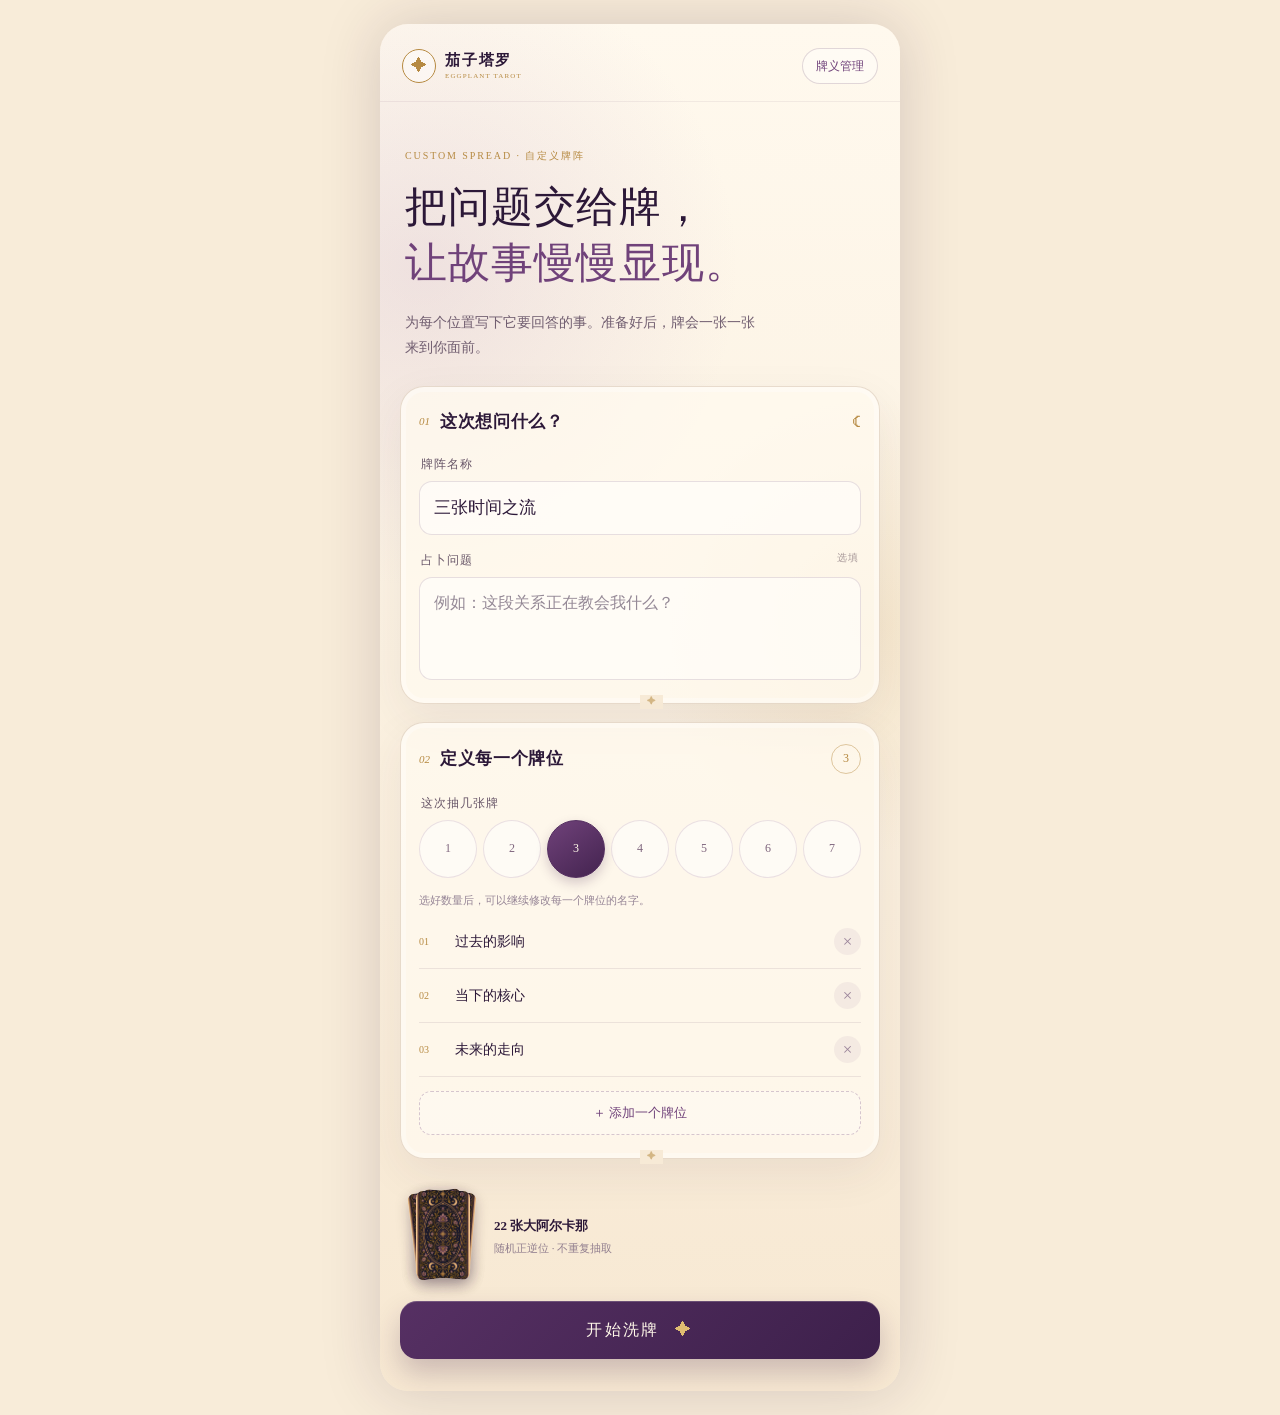
<file: admin/index.html>
<!doctype html>
<html lang="zh-CN">
  <head>
    <meta charset="UTF-8" />
    <meta name="viewport" content="width=device-width, initial-scale=1, viewport-fit=cover" />
    <meta name="theme-color" content="#4c275f" />
    <meta name="description" content="自定义牌阵、抽取大阿尔卡那并查看正逆位解读。" />
    <title>茄子塔罗｜自定义牌阵</title>
    <script type="module" crossorigin src="/assets/index-DjYztbdH.js"></script>
    <link rel="stylesheet" crossorigin href="/assets/index-B1YutYRj.css">
  </head>
  <body>
    <div id="root"></div>
  </body>
</html>
</file>
<file: assets/index-B1YutYRj.css>
/*! tailwindcss v4.2.1 | MIT License | https://tailwindcss.com */
@layer theme{:root,:host{--font-sans:ui-sans-serif, system-ui, sans-serif, "Apple Color Emoji", "Segoe UI Emoji", "Segoe UI Symbol", "Noto Color Emoji";--font-mono:ui-monospace, SFMono-Regular, Menlo, Monaco, Consolas, "Liberation Mono", "Courier New", monospace;--spacing:.25rem;--default-font-family:var(--font-sans);--default-mono-font-family:var(--font-mono)}}@layer base{*,:after,:before,::backdrop{box-sizing:border-box;border:0 solid;margin:0;padding:0}::file-selector-button{box-sizing:border-box;border:0 solid;margin:0;padding:0}html,:host{-webkit-text-size-adjust:100%;tab-size:4;line-height:1.5;font-family:var(--default-font-family,ui-sans-serif, system-ui, sans-serif, "Apple Color Emoji", "Segoe UI Emoji", "Segoe UI Symbol", "Noto Color Emoji");font-feature-settings:var(--default-font-feature-settings,normal);font-variation-settings:var(--default-font-variation-settings,normal);-webkit-tap-highlight-color:transparent}hr{height:0;color:inherit;border-top-width:1px}abbr:where([title]){-webkit-text-decoration:underline dotted;text-decoration:underline dotted}h1,h2,h3,h4,h5,h6{font-size:inherit;font-weight:inherit}a{color:inherit;-webkit-text-decoration:inherit;-webkit-text-decoration:inherit;-webkit-text-decoration:inherit;-webkit-text-decoration:inherit;text-decoration:inherit}b,strong{font-weight:bolder}code,kbd,samp,pre{font-family:var(--default-mono-font-family,ui-monospace, SFMono-Regular, Menlo, Monaco, Consolas, "Liberation Mono", "Courier New", monospace);font-feature-settings:var(--default-mono-font-feature-settings,normal);font-variation-settings:var(--default-mono-font-variation-settings,normal);font-size:1em}small{font-size:80%}sub,sup{vertical-align:baseline;font-size:75%;line-height:0;position:relative}sub{bottom:-.25em}sup{top:-.5em}table{text-indent:0;border-color:inherit;border-collapse:collapse}:-moz-focusring{outline:auto}progress{vertical-align:baseline}summary{display:list-item}ol,ul,menu{list-style:none}img,svg,video,canvas,audio,iframe,embed,object{vertical-align:middle;display:block}img,video{max-width:100%;height:auto}button,input,select,optgroup,textarea{font:inherit;font-feature-settings:inherit;font-variation-settings:inherit;letter-spacing:inherit;color:inherit;opacity:1;background-color:#0000;border-radius:0}::file-selector-button{font:inherit;font-feature-settings:inherit;font-variation-settings:inherit;letter-spacing:inherit;color:inherit;opacity:1;background-color:#0000;border-radius:0}:where(select:is([multiple],[size])) optgroup{font-weight:bolder}:where(select:is([multiple],[size])) optgroup option{padding-inline-start:20px}::file-selector-button{margin-inline-end:4px}::placeholder{opacity:1}@supports (not ((-webkit-appearance:-apple-pay-button))) or (contain-intrinsic-size:1px){::placeholder{color:currentColor}@supports (color:color-mix(in lab, red, red)){::placeholder{color:color-mix(in oklab, currentcolor 50%, transparent)}}}textarea{resize:vertical}::-webkit-search-decoration{-webkit-appearance:none}::-webkit-date-and-time-value{min-height:1lh;text-align:inherit}::-webkit-datetime-edit{display:inline-flex}::-webkit-datetime-edit-fields-wrapper{padding:0}::-webkit-datetime-edit{padding-block:0}::-webkit-datetime-edit-year-field{padding-block:0}::-webkit-datetime-edit-month-field{padding-block:0}::-webkit-datetime-edit-day-field{padding-block:0}::-webkit-datetime-edit-hour-field{padding-block:0}::-webkit-datetime-edit-minute-field{padding-block:0}::-webkit-datetime-edit-second-field{padding-block:0}::-webkit-datetime-edit-millisecond-field{padding-block:0}::-webkit-datetime-edit-meridiem-field{padding-block:0}::-webkit-calendar-picker-indicator{line-height:1}:-moz-ui-invalid{box-shadow:none}button,input:where([type=button],[type=reset],[type=submit]){appearance:button}::file-selector-button{appearance:button}::-webkit-inner-spin-button{height:auto}::-webkit-outer-spin-button{height:auto}[hidden]:where(:not([hidden=until-found])){display:none!important}}@layer components;@layer utilities{.relative{position:relative}.start{inset-inline-start:var(--spacing)}.table{display:table}}:root{--ink:#2c1838;--plum:#70427a;--paper:#fff7e9;--gold:#b68a42;--gold-light:#e0bd71;--line:#5c365d26}*{box-sizing:border-box}html{scroll-behavior:smooth;background:#eadbc3}body{color:var(--ink);-webkit-font-smoothing:antialiased;background:#f8ecd9;margin:0;font-family:Noto Serif SC,Songti SC,STSong,Georgia,serif}button,input,textarea{font:inherit}button{-webkit-tap-highlight-color:transparent;cursor:pointer}.app-shell{background:radial-gradient(circle at 8% 18%,#c2a3c240,#0000 26%),radial-gradient(circle at 95% 44%,#ddb8712e,#0000 25%),linear-gradient(#fff9ee,#f7e8d2);width:min(100%,520px);min-height:100dvh;margin:0 auto;position:relative;overflow:hidden;box-shadow:0 0 60px #37193f2e}.topbar{height:78px;padding:max(16px,env(safe-area-inset-top)) 22px 10px;z-index:10;border-bottom:1px solid #59355c14;justify-content:space-between;align-items:center;display:flex;position:relative}.brand{color:var(--ink);text-align:left;background:0 0;border:0;align-items:center;gap:9px;padding:0;text-decoration:none;display:flex}.brand-mark{border:1px solid var(--gold);width:34px;height:34px;color:var(--gold);background:#fff6;border-radius:50%;place-items:center;display:grid}.brand b{letter-spacing:.12em;font-size:15px;display:block}.brand small{color:var(--gold);letter-spacing:.16em;font:7px/1.6 Georgia,serif;display:block}.ghost-button{color:var(--plum);background:#ffffff61;border:1px solid #59355c2e;border-radius:999px;padding:8px 13px;font-size:12px;text-decoration:none;display:inline-block}.setup-view,.reading-view{z-index:1;padding:28px 20px calc(32px + env(safe-area-inset-bottom));position:relative}.hero-copy{padding:12px 5px 26px}.eyebrow{color:var(--gold);letter-spacing:.19em;font:10px/1.2 Georgia,serif}.hero-copy h1,.reading-intro h1{letter-spacing:.02em;margin:13px 0;font-size:clamp(31px,9vw,42px);font-weight:500;line-height:1.34}.hero-copy h1 em{color:var(--plum);font-style:normal}.hero-copy p{color:#715e70;max-width:360px;margin:18px 0 0;font-size:14px;line-height:1.8}.panel{background:#fffaefc2;border:1px solid #8e654833;border-radius:24px;margin-bottom:18px;padding:21px 18px 23px;position:relative;box-shadow:0 15px 45px #3f244012,inset 0 0 0 5px #ffffff47}.panel:after{content:"✦";color:#b68a428c;background:#f7ead6;padding:0 7px;font-size:9px;position:absolute;bottom:-6px;left:50%}.section-heading{justify-content:space-between;align-items:center;margin-bottom:20px;display:flex}.section-heading>div{align-items:center;gap:10px;display:flex}.section-heading span{color:var(--gold);font:italic 11px Georgia,serif}.section-heading h2{letter-spacing:.04em;margin:0;font-size:17px;font-weight:600}.section-heading i{color:var(--gold);font-size:18px;font-style:normal}.positions-editor .section-heading i{border:1px solid #b68a4273;border-radius:50%;place-items:center;width:30px;height:30px;font:12px Georgia,serif;display:grid}.panel label{color:#685668;letter-spacing:.08em;justify-content:space-between;margin:16px 2px 8px;font-size:12px;display:flex}.panel label small{color:#a69798}.text-input{resize:none;border:1px solid var(--line);width:100%;color:var(--ink);background:#ffffff85;border-radius:13px;outline:0;padding:13px 14px;line-height:1.55;transition:all .2s;display:block}.text-input:focus{border-color:#70427a7a;box-shadow:0 0 0 3px #70427a12}.title-input{font-size:17px}.count-label{margin-top:0!important}.count-picker{grid-template-columns:repeat(7,1fr);gap:6px;margin-bottom:18px;display:grid}.count-picker button{aspect-ratio:1;color:#80677f;background:#ffffff7a;border:1px solid #70427a26;border-radius:50%;font:12px Georgia,serif}.count-picker button.active{color:#fff8e9;background:linear-gradient(145deg,#70427a,#43234f);border-color:#553061;box-shadow:0 5px 12px #43234f38}.helper{color:#968596;margin:-4px 0 16px;font-size:11px}.position-list{gap:9px;display:grid}.position-row{border-bottom:1px solid #5c365d1c;align-items:center;gap:9px;padding-bottom:9px;display:flex}.position-row>span{width:25px;color:var(--gold);font:10px Georgia,serif}.position-row input{min-width:0;color:var(--ink);background:0 0;border:0;outline:0;flex:1;padding:7px 2px;font-size:14px}.position-row button{color:#9a8399;background:#70427a12;border:0;border-radius:50%;width:27px;height:27px;font-size:17px}.position-row button:disabled{opacity:.25}.add-position{width:100%;color:var(--plum);background:#ffffff3d;border:1px dashed #70427a47;border-radius:12px;margin-top:14px;padding:11px;font-size:13px}.deck-preview{align-items:center;gap:20px;padding:14px 12px 19px;display:flex}.deck-preview b,.deck-preview span{display:block}.deck-preview b{margin-bottom:5px;font-size:13px}.deck-preview span{color:#927f8f;font-size:11px}.mini-deck{flex:none;width:62px;height:91px;position:relative}.mini-deck img{object-fit:cover;border-radius:7px;width:54px;height:87px;position:absolute;box-shadow:0 5px 15px #2f193833}.mini-deck img:first-child{transform:rotate(-7deg)}.mini-deck img:nth-child(2){left:7px;transform:rotate(5deg)}.mini-deck img:nth-child(3){left:4px}.mini-deck.is-shuffling img:first-child{animation:.6s ease-in-out infinite alternate shuffleLeft}.mini-deck.is-shuffling img:nth-child(2){animation:.6s ease-in-out infinite alternate shuffleRight}@keyframes shuffleLeft{to{transform:translate(-18px)rotate(-13deg)}}@keyframes shuffleRight{to{transform:translate(18px)rotate(11deg)}}.primary-button{color:#fff8e9;letter-spacing:.14em;background:linear-gradient(135deg,#563063,#3d204b);border:0;border-radius:17px;justify-content:center;align-items:center;gap:16px;width:100%;padding:17px 19px;display:flex;box-shadow:0 14px 28px #3d204b3b,inset 0 1px #ffffff2e}.primary-button i{color:var(--gold-light);font-style:normal}.primary-button:disabled{opacity:.55}.reading-view{padding-top:25px}.reading-intro{text-align:center;padding:9px 8px 22px}.reading-intro h1{margin:10px 0 8px;font-size:31px}.reading-intro p{color:#806c7d;max-width:350px;margin:0 auto;font-size:13px;line-height:1.7}.progress-wrap{margin:9px 0 30px;padding:0 4px}.progress-wrap>div:first-child{color:#897587;justify-content:space-between;margin-bottom:8px;font-size:11px;display:flex}.progress-wrap b{color:var(--plum);font:12px Georgia,serif}.progress-track{background:#5c365d1a;border-radius:9px;height:3px;overflow:hidden}.progress-track span{background:linear-gradient(90deg,var(--gold),var(--plum));height:100%;transition:width .5s;display:block}.spread-grid{grid-template-columns:repeat(2,minmax(0,1fr));align-items:start;gap:30px 15px;display:grid}.spread-grid.spread-1{grid-template-columns:minmax(0,190px);justify-content:center}.spread-grid.spread-3 .spread-position:last-child{grid-column:1/-1;width:calc(50% - 8px);margin:0 auto}.spread-position{text-align:center;min-width:0}.tarot-card{aspect-ratio:929/1692;perspective:1000px;filter:drop-shadow(0 12px 14px #351e3e2e);background:0 0;border:0;width:min(100%,158px);padding:0}.card-inner{width:100%;height:100%;transform-style:preserve-3d;transition:transform .75s cubic-bezier(.2,.75,.25,1);display:block;position:relative}.tarot-card.is-revealed .card-inner{transform:rotateY(180deg)}.card-face{backface-visibility:hidden;border-radius:9.5%/5.3%;position:absolute;inset:0;overflow:hidden}.card-face img{object-fit:cover;width:100%;height:100%;display:block}.card-front{background:#f6e4c5;transform:rotateY(180deg)}.card-front img.reversed,.sheet-card-wrap img.reversed{transform:rotate(180deg)}.slot-index{color:var(--gold);letter-spacing:.16em;margin:13px 0 5px;font:8px Georgia,serif;display:block}.spread-position h3{min-height:40px;margin:0;font-size:13px;font-weight:600;line-height:1.5}.draw-hint,.card-caption{color:#9a8697;background:0 0;border:0;padding:4px;font-size:10px;line-height:1.5}.card-caption{color:var(--plum)}.card-caption small{color:#a595a3;margin-top:3px;font-size:9px;display:block}.reading-footer{text-align:center;color:#8b7789;border-top:1px solid #5c365d1a;margin-top:35px;padding-top:20px}.reading-footer p{margin:0 0 6px;font-size:12px;line-height:1.6}.reading-footer span{color:#b09eac;font-size:10px}.modal-layer{z-index:100;-webkit-backdrop-filter:blur(5px);backdrop-filter:blur(5px);background:#21112994;justify-content:center;align-items:flex-end;animation:.25s fadeIn;display:flex;position:fixed;inset:0}.reading-sheet{overscroll-behavior:contain;width:min(100%,520px);max-height:92dvh;padding:25px 20px calc(28px + env(safe-area-inset-bottom));background:linear-gradient(#fff9ed,#f7e7cf);border-radius:28px 28px 0 0;animation:.35s sheetUp;position:relative;overflow-y:auto;box-shadow:0 -20px 50px #22102940}.reading-sheet:before{content:"";pointer-events:none;border:1px solid #b68a4240;border-radius:20px 20px 0 0;position:absolute;inset:10px}.sheet-handle{background:#4c275f26;border-radius:9px;width:38px;height:4px;margin:-12px auto 20px}.sheet-close{z-index:3;width:32px;height:32px;color:var(--plum);background:#ffffff80;border:1px solid #4c275f21;border-radius:50%;font-size:20px;position:absolute;top:19px;right:18px}.sheet-card-wrap{aspect-ratio:929/1692;border-radius:12px;width:125px;margin:0 auto 20px;overflow:hidden;box-shadow:0 12px 25px #331a3b38}.sheet-card-wrap img{object-fit:cover;width:100%;height:100%;display:block}.sheet-content{z-index:1;position:relative}.sheet-position{color:var(--gold);text-align:center;letter-spacing:.15em;font-size:10px;display:block}.sheet-content h2{text-align:center;margin:7px 0 9px;font-size:27px;font-weight:500}.sheet-content h2 small{color:#8d758c;letter-spacing:.18em;font:9px/2 Georgia,serif;display:block}.orientation{color:#657040;letter-spacing:.12em;border:1px solid #6570404d;border-radius:999px;width:max-content;margin:0 auto 14px;padding:6px 10px;font:8px Georgia,serif}.orientation.is-reversed{color:#8b4a60;border-color:#8b4a6047}.keywords{flex-wrap:wrap;justify-content:center;gap:7px;display:flex}.keywords span{color:var(--plum);background:#70427a12;border-radius:999px;padding:6px 10px;font-size:10px}.interpretation{border-block:1px solid #5c365d1c;margin:20px 0;padding:17px 2px}.interpretation span,.note-label{color:var(--gold);letter-spacing:.14em;margin-bottom:8px;font-size:10px;display:block}.interpretation p{color:#544351;margin:0;font-size:14px;line-height:1.9}.note-label{color:var(--plum);letter-spacing:.08em}.note-label small{float:right;color:#ad9cab;font-weight:400}.note-area{resize:vertical;width:100%;min-height:98px;color:var(--ink);background:#ffffff78;border:1px solid #5c365d24;border-radius:14px;outline:0;padding:13px;font-size:13px;line-height:1.7}.note-area:focus{border-color:#70427a6b}@keyframes fadeIn{0%{opacity:0}}@keyframes sheetUp{0%{opacity:0;transform:translateY(40px)}}@media (width>=521px){body{padding:24px 0}.app-shell{border-radius:28px;min-height:calc(100vh - 48px)}.modal-layer{align-items:center}.reading-sheet{border-radius:28px;max-height:88vh}.reading-sheet:before{border-radius:20px}}@media (prefers-reduced-motion:reduce){*,:before,:after{scroll-behavior:auto!important;transition-duration:.01ms!important;animation-duration:.01ms!important}}.admin-view{z-index:1;padding:30px 20px calc(36px + env(safe-area-inset-bottom));position:relative}.admin-intro{padding:7px 4px 22px}.admin-intro h1{margin:11px 0 8px;font-size:32px;font-weight:500}.admin-intro p{color:#786578;margin:0;font-size:13px;line-height:1.75}.card-selector{scroll-snap-type:x mandatory;scrollbar-width:none;padding:5px 4px 16px;gap:10px;margin:0 -20px 8px;padding-inline:20px;display:flex;overflow-x:auto}.card-selector::-webkit-scrollbar{display:none}.card-selector button{color:#806d7e;scroll-snap-align:start;background:#ffffff59;border:0;border-radius:12px;flex:0 0 64px;padding:5px 5px 8px}.card-selector button.active{color:var(--plum);background:#fffbf2e0;box-shadow:0 6px 16px #3b204321,inset 0 0 0 1px #b68a424d}.card-selector img{aspect-ratio:929/1692;object-fit:cover;border-radius:5px;width:54px;margin-bottom:6px;display:block}.card-selector span{white-space:nowrap;font-size:10px}.admin-card-heading{border-bottom:1px solid #5c365d1a;align-items:center;gap:16px;padding-bottom:16px;display:flex}.admin-card-heading img{aspect-ratio:929/1692;object-fit:cover;border-radius:7px;width:66px;box-shadow:0 7px 15px #331a3b29}.admin-card-heading span{color:var(--gold);letter-spacing:.14em;font-size:9px}.admin-card-heading h2{margin:4px 0 1px;font-size:24px;font-weight:500}.admin-card-heading small{color:#9b8799;letter-spacing:.13em;font:8px Georgia,serif}.admin-textarea{min-height:130px}.admin-actions{gap:10px;margin-top:20px;display:flex}.admin-actions button{border-radius:13px;padding:13px 15px;font-size:12px}.restore-button{color:#816e80;background:#ffffff47;border:1px solid #70427a2e;flex:none}.save-button{color:#fff7e8;background:linear-gradient(135deg,#64376f,#43234f);border:0;flex:1;box-shadow:0 8px 18px #43234f2e}.storage-note{text-align:center;color:#a18f9e;padding:4px 30px 0;font-size:10px;line-height:1.7}
</file>
